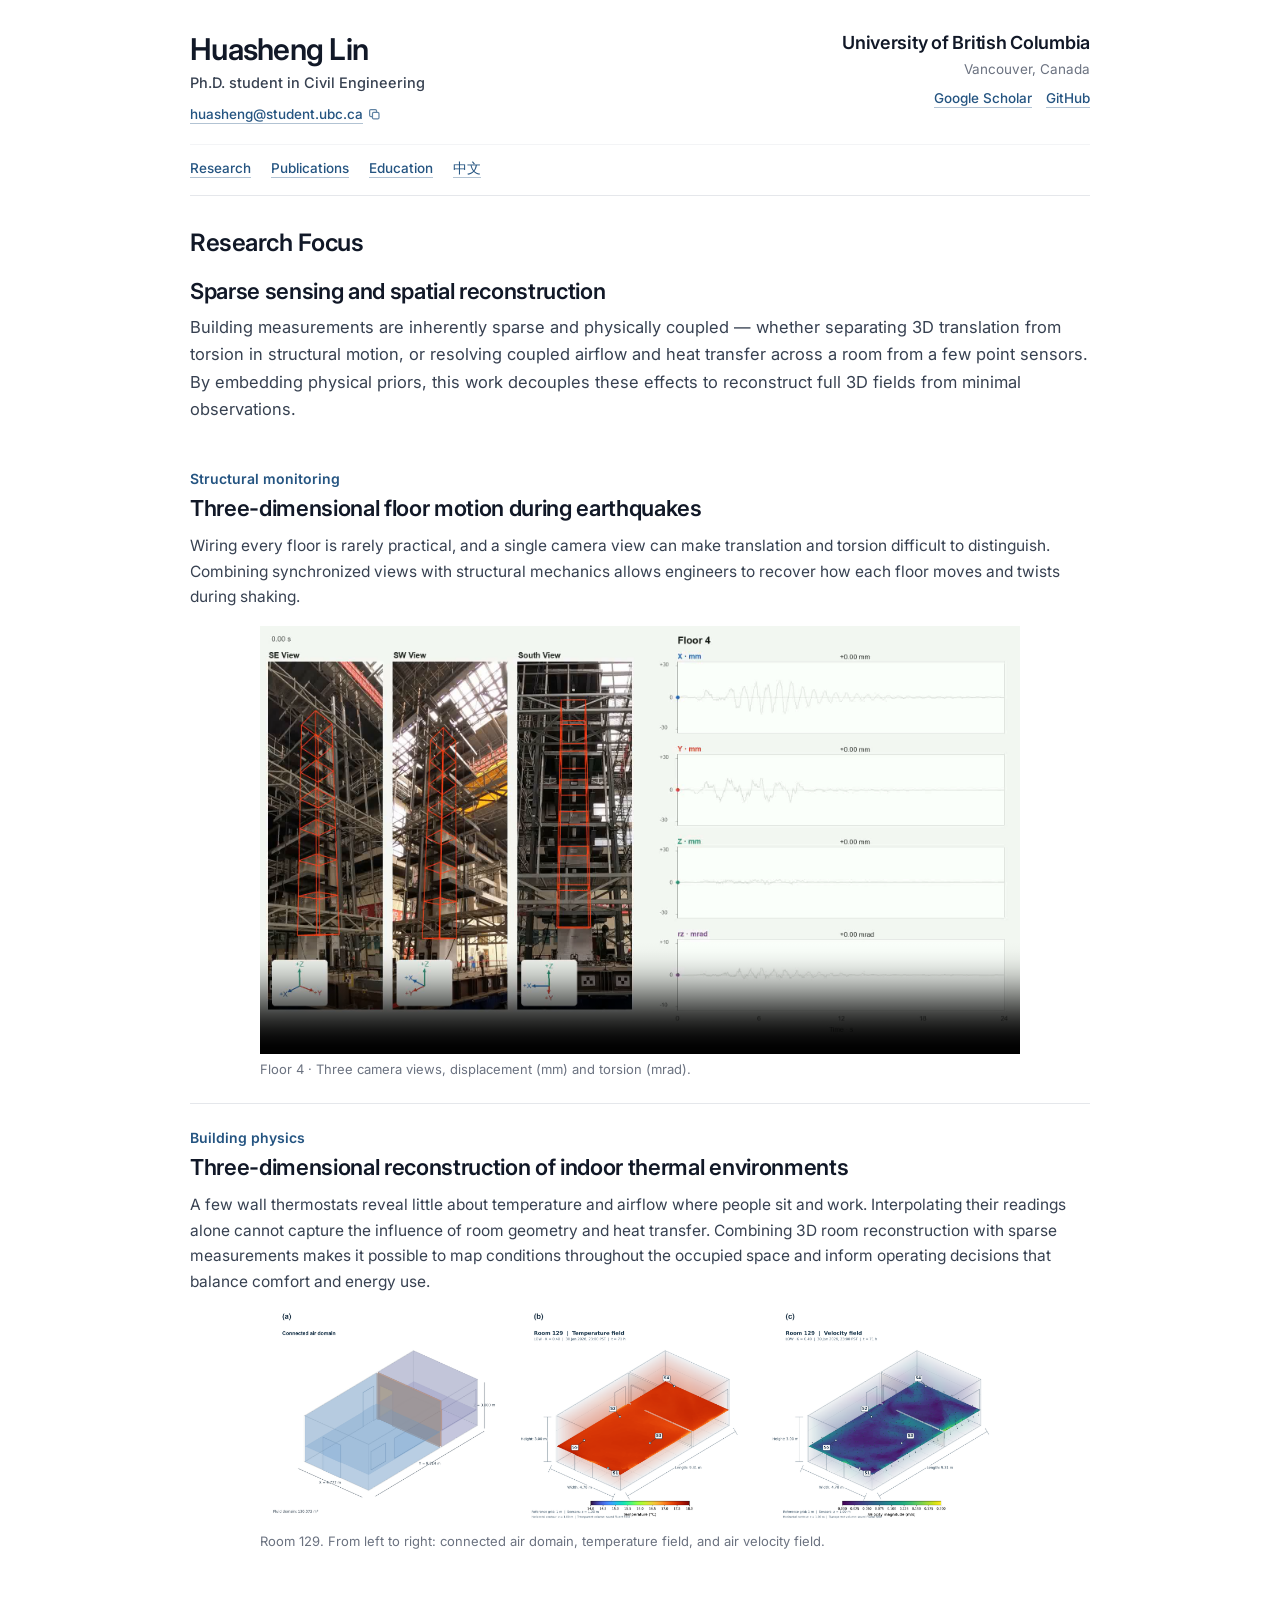
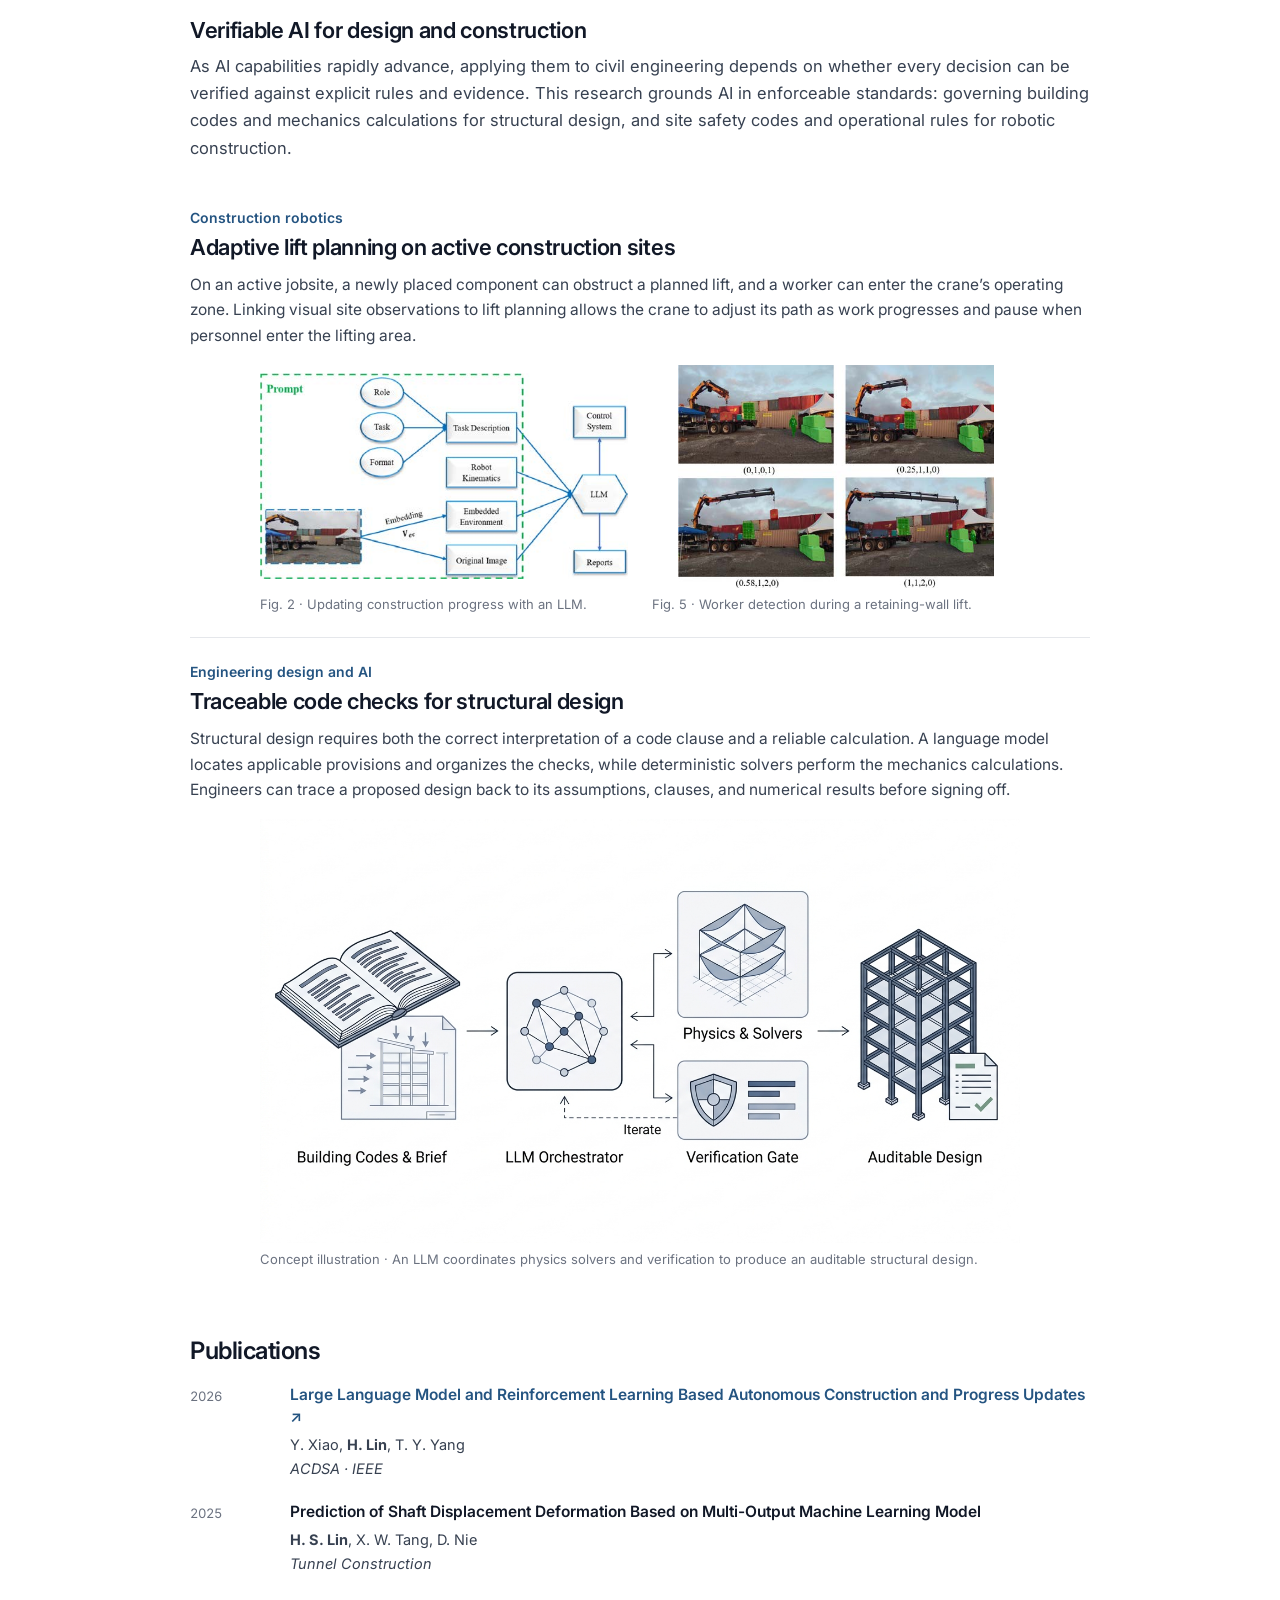
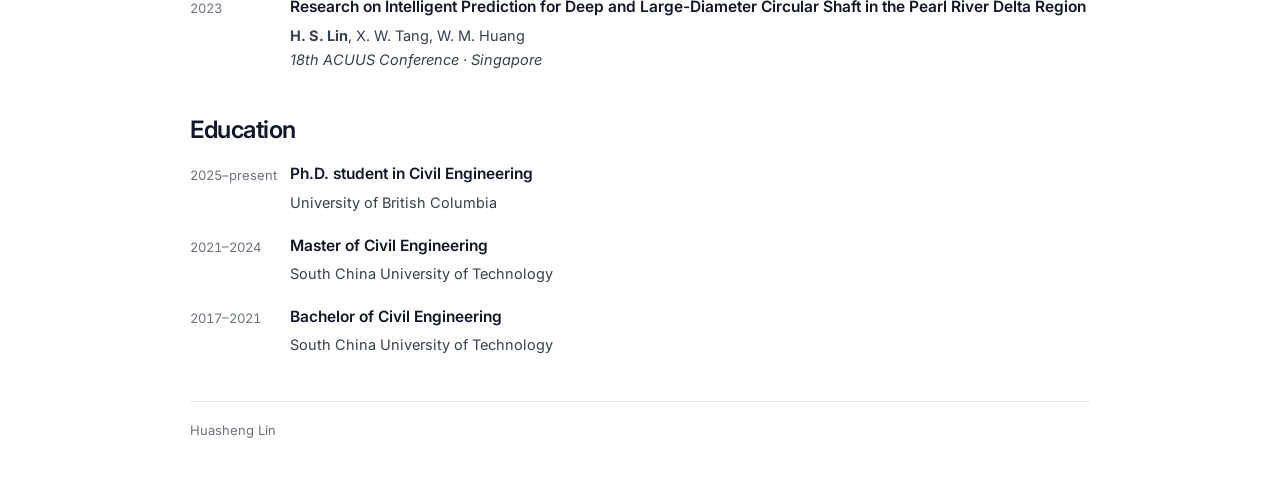
<file: index.html>
<!DOCTYPE html>

<html lang="en"><head><meta charset="utf-8"/><meta content="width=device-width, initial-scale=1" name="viewport"/><title>Huasheng Lin | Civil Engineering at UBC</title><meta content="Research and publications by Huasheng Lin on structural monitoring, construction robotics and building simulation." name="description"/><link rel="preconnect" href="https://fonts.googleapis.com"/><link rel="preconnect" href="https://fonts.gstatic.com" crossorigin/><link href="https://fonts.googleapis.com/css2?family=Inter:wght@400;500;600&display=swap" rel="stylesheet"/><link href="styles.css?v=4" rel="stylesheet"/></head><body><div class="page">
<section class="hero" id="profile"><div class="hero-top"><div class="hero-left"><h1>Huasheng Lin</h1><p class="affil">Ph.D. student in Civil Engineering</p><p class="email-line"><button class="copy-email" type="button" data-email="huasheng@student.ubc.ca" title="Click to copy email"><span>huasheng@student.ubc.ca</span><svg class="copy-icon" viewBox="0 0 16 16" fill="none" stroke="currentColor" stroke-width="1.5" stroke-linecap="round" stroke-linejoin="round" aria-hidden="true"><rect x="5.5" y="5.5" width="8" height="8" rx="1.5"/><path d="M10.5 5.5V3.5A1.5 1.5 0 0 0 9 2H3.5A1.5 1.5 0 0 0 2 3.5V9a1.5 1.5 0 0 0 1.5 1.5h2"/></svg></button><span class="copy-status" aria-live="polite"></span></p></div><div class="hero-right"><p class="university">University of British Columbia</p><p class="location">Vancouver, Canada</p><div class="links"><a href="https://scholar.google.com/citations?user=pujzl28AAAAJ&amp;hl=en">Google Scholar</a><a href="https://github.com/lin-huasheng">GitHub</a></div></div></div><nav><a href="#research">Research</a><a href="#papers">Publications</a><a href="#education">Education</a><a href="zh.html" lang="zh">中文</a></nav></section><main>
<section class="row" id="research"><h2>Research Focus</h2><div><section class="theme-group"><h3>Sparse sensing and spatial reconstruction</h3><p class="summary">Building measurements are inherently sparse and physically coupled — whether separating 3D translation from torsion in structural motion, or resolving coupled airflow and heat transfer across a room from a few point sensors. By embedding physical priors, this work decouples these effects to reconstruct full 3D fields from minimal observations.</p><article class="project" id="structures"><h4>Structural monitoring</h4><h5>Three-dimensional floor motion during earthquakes</h5><p>Wiring every floor is rarely practical, and a single camera view can make translation and torsion difficult to distinguish. Combining synchronized views with structural mechanics allows engineers to recover how each floor moves and twists during shaking.</p><figure id="experiment"><video aria-label="Fourth-floor structural response" controls="" playsinline="" poster="assets/shm_4floor_poster.png" preload="none"><source src="assets/shm_4floor_tracking.mp4" type="video/mp4"/></video><figcaption>Floor 4 · Three camera views, displacement (mm) and torsion (mrad).</figcaption></figure></article><article class="project" id="buildings"><h4>Building physics</h4><h5>Three-dimensional reconstruction of indoor thermal environments</h5><p>A few wall thermostats reveal little about temperature and airflow where people sit and work. Interpolating their readings alone cannot capture the influence of room geometry and heat transfer. Combining 3D room reconstruction with sparse measurements makes it possible to map conditions throughout the occupied space and inform operating decisions that balance comfort and energy use.</p><figure><a href="assets/room129-air-temperature-velocity.png"><img alt="Room 129. From left to right: connected air domain, temperature field, and air velocity field." loading="lazy" src="assets/room129-air-temperature-velocity.png"/></a><figcaption>Room 129. From left to right: connected air domain, temperature field, and air velocity field.</figcaption></figure></article></section><section class="theme-group"><h3>Verifiable AI for design and construction</h3><p class="summary">As AI capabilities rapidly advance, applying them to civil engineering depends on whether every decision can be verified against explicit rules and evidence. This research grounds AI in enforceable standards: governing building codes and mechanics calculations for structural design, and site safety codes and operational rules for robotic construction.</p><article class="project" id="robotics"><h4>Construction robotics</h4><h5>Adaptive lift planning on active construction sites</h5><p>On an active jobsite, a newly placed component can obstruct a planned lift, and a worker can enter the crane’s operating zone. Linking visual site observations to lift planning allows the crane to adjust its path as work progresses and pause when personnel enter the lifting area.</p><div class="robotics-pair"><figure><a href="assets/progress-pipeline.jpg"><img alt="Fig. 2 · Updating construction progress with an LLM." loading="lazy" src="assets/progress-pipeline.jpg"/></a><figcaption>Fig. 2 · Updating construction progress with an LLM.</figcaption></figure><figure><a href="assets/worker-detection.jpg"><img alt="Fig. 5 · Worker detection during a retaining-wall lift." loading="lazy" src="assets/worker-detection.jpg"/></a><figcaption>Fig. 5 · Worker detection during a retaining-wall lift.</figcaption></figure></div></article><article class="project" id="design"><h4>Engineering design and AI</h4><h5>Traceable code checks for structural design</h5><p>Structural design requires both the correct interpretation of a code clause and a reliable calculation. A language model locates applicable provisions and organizes the checks, while deterministic solvers perform the mechanics calculations. Engineers can trace a proposed design back to its assumptions, clauses, and numerical results before signing off.</p><figure><a href="assets/auditable-design.png"><img alt="Concept illustration · An LLM coordinates physics solvers and verification to produce an auditable structural design." loading="lazy" src="assets/auditable-design.png"/></a><figcaption>Concept illustration · An LLM coordinates physics solvers and verification to produce an auditable structural design.</figcaption></figure></article></section></div></section><section class="row" id="papers"><h2>Publications</h2><div><article class="pub"><small>2026</small><div><h3><a href="https://doi.org/10.1109/ACDSA67686.2026.11468021">Large Language Model and Reinforcement Learning Based Autonomous Construction and Progress Updates ↗</a></h3><p>Y. Xiao, <b>H. Lin</b>, T. Y. Yang<br/><i>ACDSA · IEEE</i></p></div></article><article class="pub"><small>2025</small><div><h3>Prediction of Shaft Displacement Deformation Based on Multi-Output Machine Learning Model</h3><p><b>H. S. Lin</b>, X. W. Tang, D. Nie<br/><i>Tunnel Construction</i></p></div></article><article class="pub"><small>2023</small><div><h3>Research on Intelligent Prediction for Deep and Large-Diameter Circular Shaft in the Pearl River Delta Region</h3><p><b>H. S. Lin</b>, X. W. Tang, W. M. Huang<br/><i>18th ACUUS Conference · Singapore</i></p></div></article></div></section><section class="row" id="education"><h2>Education</h2><div><article class="pub"><small>2025–present</small><div><h3>Ph.D. student in Civil Engineering</h3><p>University of British Columbia</p></div></article><article class="pub"><small>2021–2024</small><div><h3>Master of Civil Engineering</h3><p>South China University of Technology</p></div></article><article class="pub"><small>2017–2021</small><div><h3>Bachelor of Civil Engineering</h3><p>South China University of Technology</p></div></article></div></section></main><footer>Huasheng Lin</footer></div><script>const copySvg='<rect x="5.5" y="5.5" width="8" height="8" rx="1.5"/><path d="M10.5 5.5V3.5A1.5 1.5 0 0 0 9 2H3.5A1.5 1.5 0 0 0 2 3.5V9a1.5 1.5 0 0 0 1.5 1.5h2"/>',checkSvg='<path d="M3 8.5l3.2 3.2L13 4.8"/>';document.querySelectorAll('.copy-email').forEach(b=>b.addEventListener('click',async()=>{const e=b.dataset.email,s=b.nextElementSibling,ic=b.querySelector('.copy-icon');try{await navigator.clipboard.writeText(e);}catch{const t=document.createElement('textarea');t.value=e;document.body.appendChild(t);t.select();document.execCommand('copy');t.remove();}b.classList.add('copied');if(ic)ic.innerHTML=checkSvg;if(s){s.textContent='Copied';s.classList.add('show');}clearTimeout(b._t);b._t=setTimeout(()=>{b.classList.remove('copied');if(ic)ic.innerHTML=copySvg;if(s)s.classList.remove('show');},1600);}));</script></body></html>
</file>
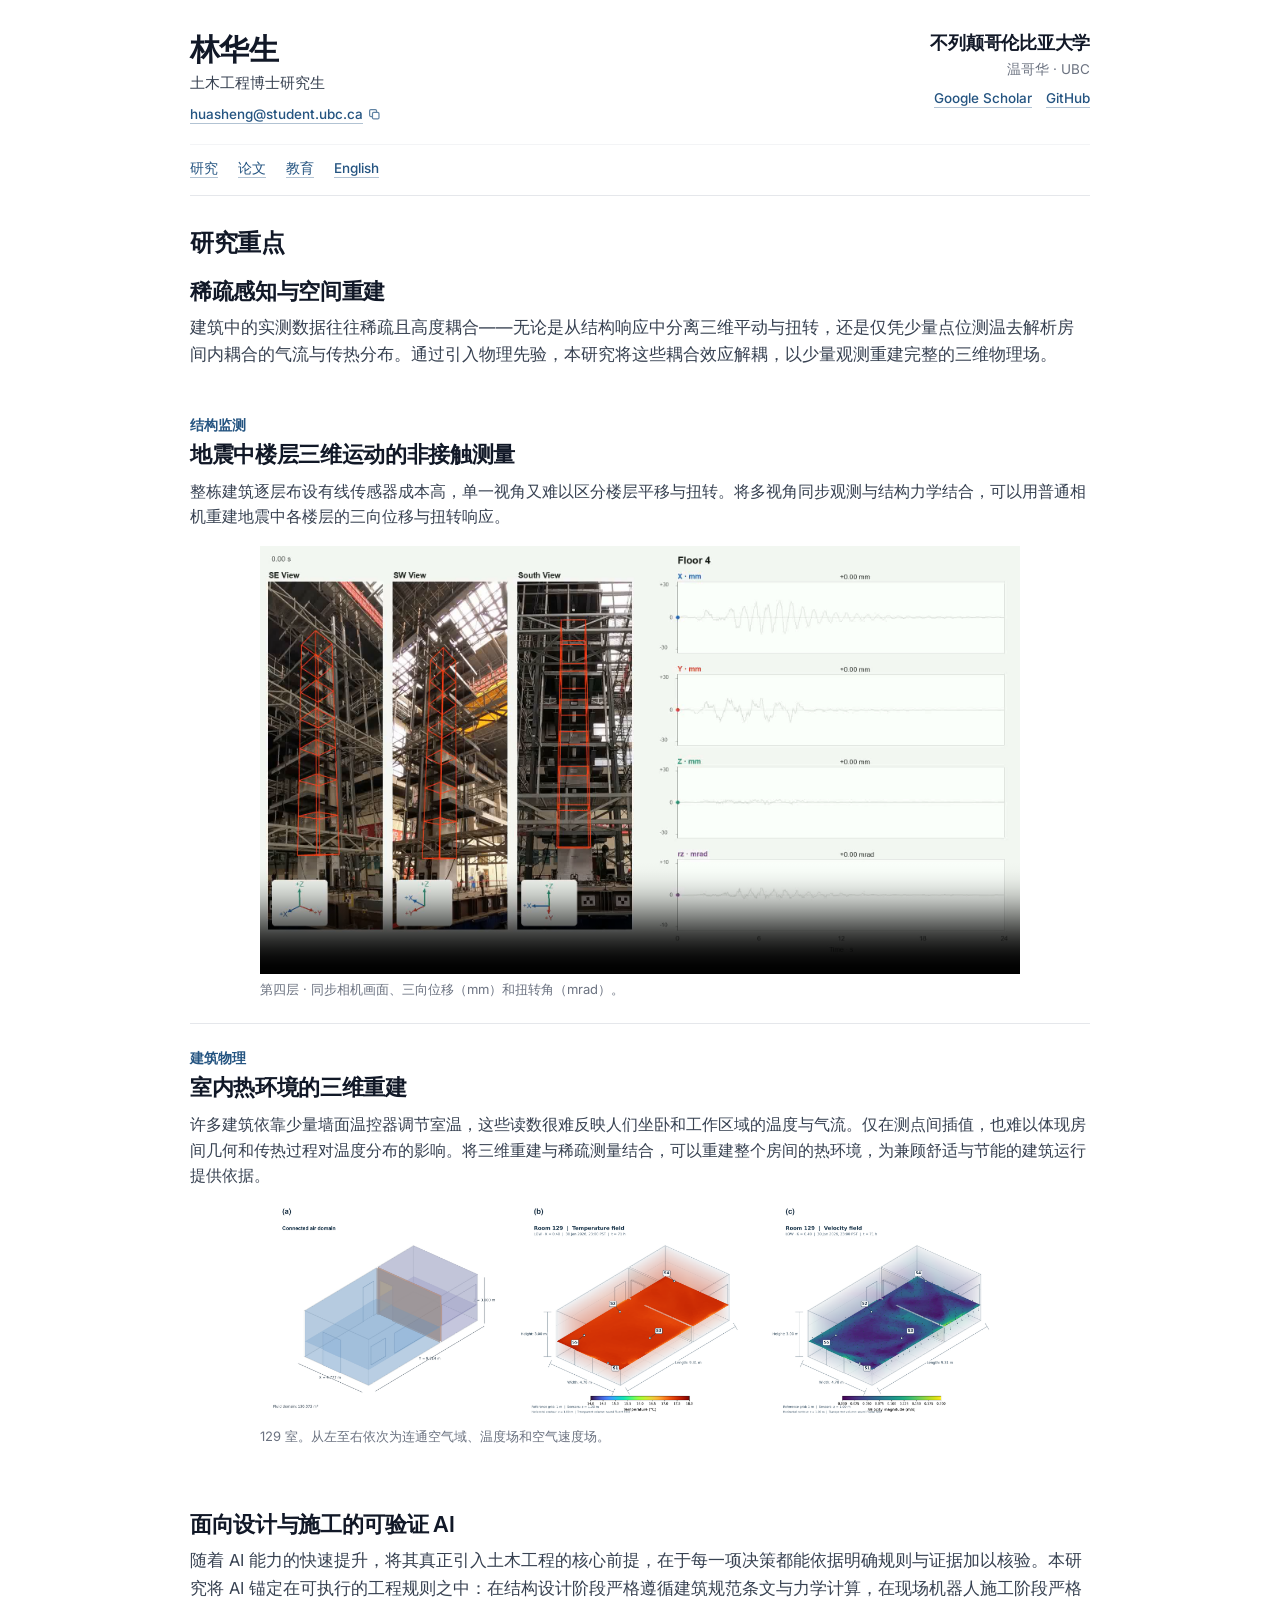
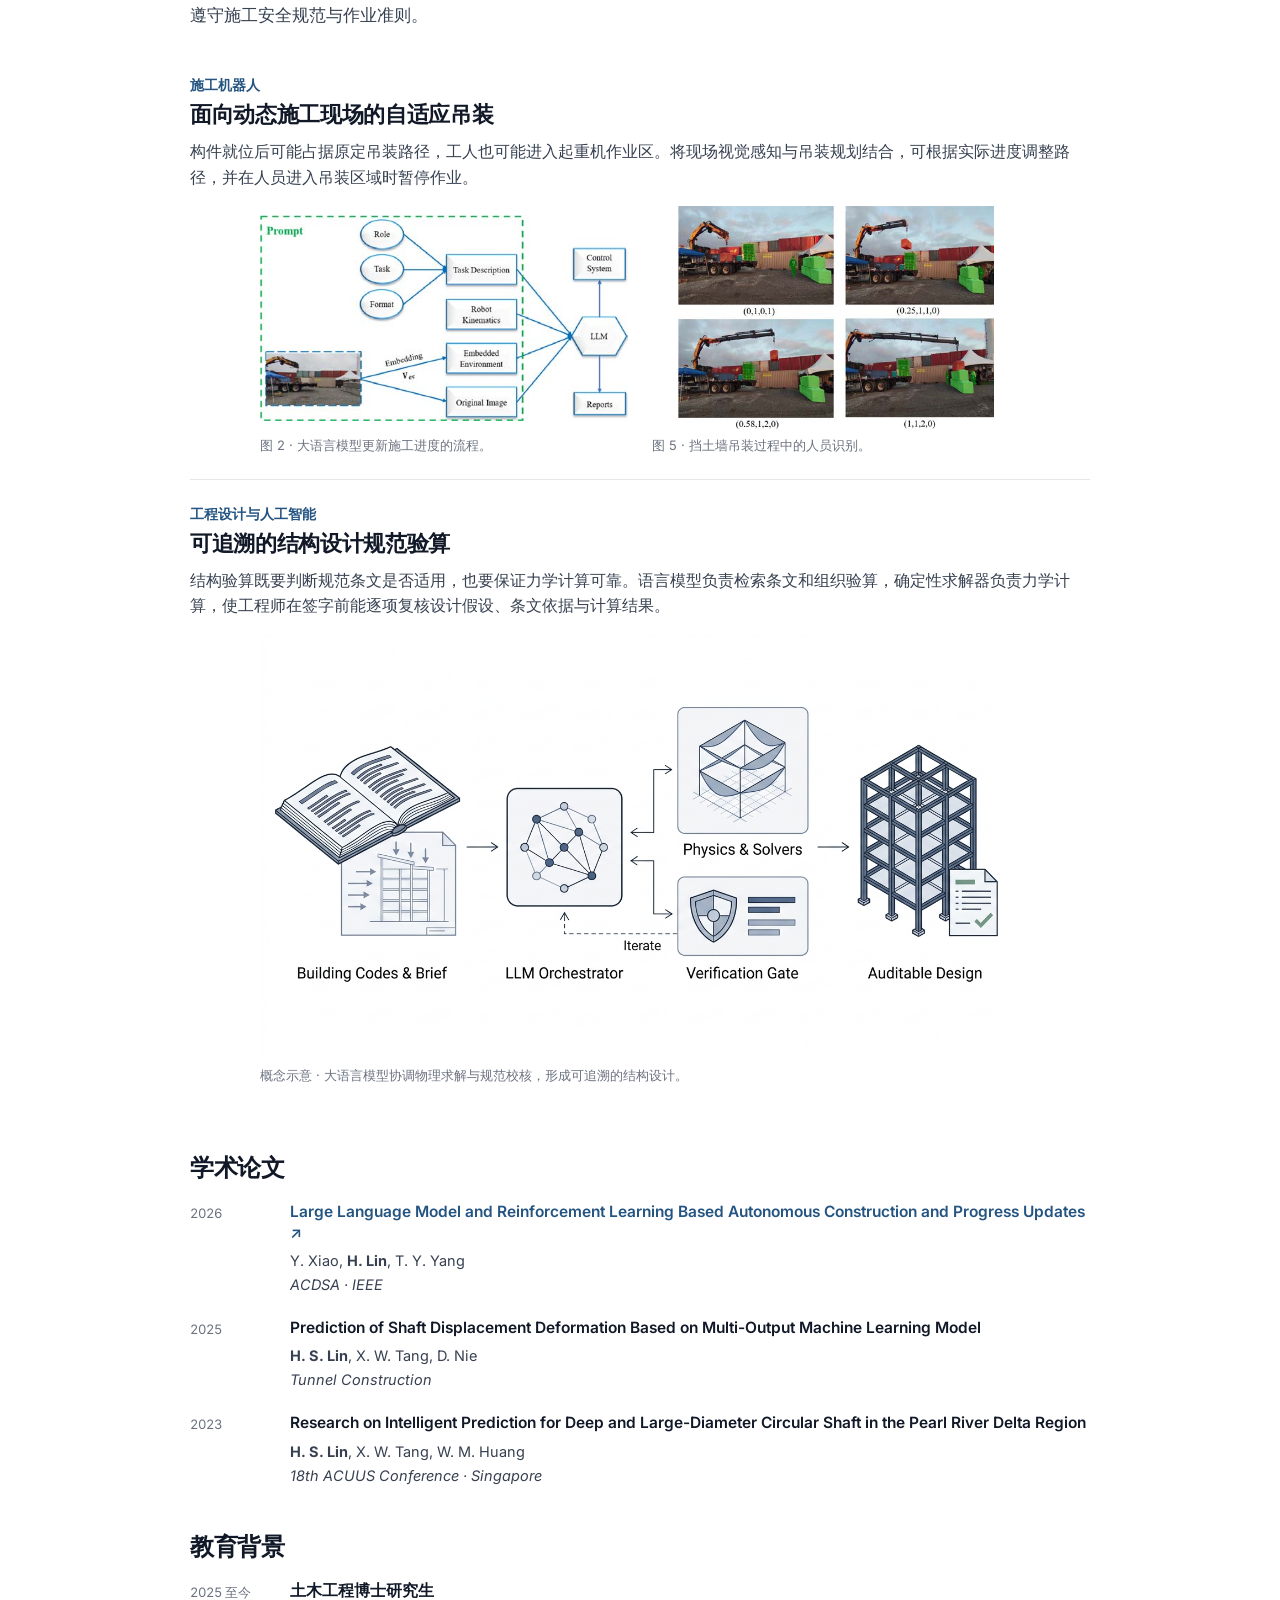
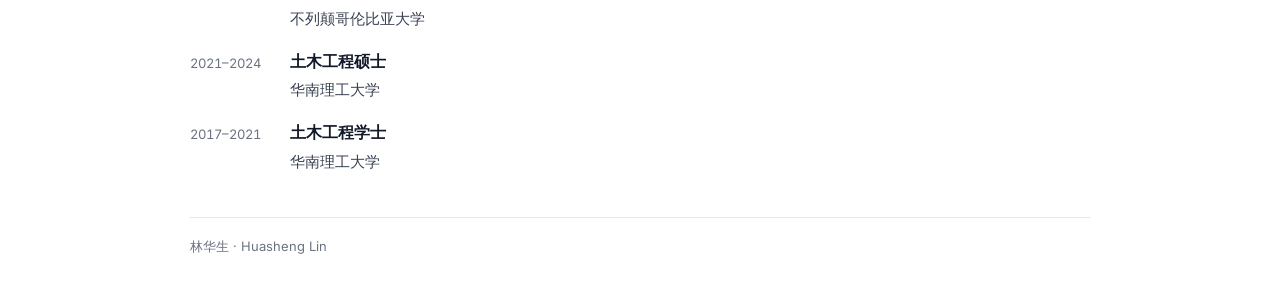
<file: zh.html>
<!DOCTYPE html>

<html lang="zh-CN"><head><meta charset="utf-8"/><meta content="width=device-width, initial-scale=1" name="viewport"/><title>林华生 | UBC 土木工程</title><meta content="林华生（Huasheng Lin）的科研主页，涵盖结构监测、施工机器人和建筑模拟。" name="description"/><link rel="preconnect" href="https://fonts.googleapis.com"/><link rel="preconnect" href="https://fonts.gstatic.com" crossorigin/><link href="https://fonts.googleapis.com/css2?family=Inter:wght@400;500;600&display=swap" rel="stylesheet"/><link href="styles.css?v=4" rel="stylesheet"/></head><body><div class="page">
<section class="hero" id="profile"><div class="hero-top"><div class="hero-left"><h1>林华生</h1><p class="affil">土木工程博士研究生</p><p class="email-line"><button class="copy-email" type="button" data-email="huasheng@student.ubc.ca" title="点击复制邮箱"><span>huasheng@student.ubc.ca</span><svg class="copy-icon" viewBox="0 0 16 16" fill="none" stroke="currentColor" stroke-width="1.5" stroke-linecap="round" stroke-linejoin="round" aria-hidden="true"><rect x="5.5" y="5.5" width="8" height="8" rx="1.5"/><path d="M10.5 5.5V3.5A1.5 1.5 0 0 0 9 2H3.5A1.5 1.5 0 0 0 2 3.5V9a1.5 1.5 0 0 0 1.5 1.5h2"/></svg></button><span class="copy-status" aria-live="polite"></span></p></div><div class="hero-right"><p class="university">不列颠哥伦比亚大学</p><p class="location">温哥华 · UBC</p><div class="links"><a href="https://scholar.google.com/citations?user=pujzl28AAAAJ&amp;hl=en">Google Scholar</a><a href="https://github.com/lin-huasheng">GitHub</a></div></div></div><nav><a href="#research">研究</a><a href="#papers">论文</a><a href="#education">教育</a><a href="index.html" lang="en">English</a></nav></section><main>
<section class="row" id="research"><h2>研究重点</h2><div><section class="theme-group"><h3>稀疏感知与空间重建</h3><p class="summary">建筑中的实测数据往往稀疏且高度耦合——无论是从结构响应中分离三维平动与扭转，还是仅凭少量点位测温去解析房间内耦合的气流与传热分布。通过引入物理先验，本研究将这些耦合效应解耦，以少量观测重建完整的三维物理场。</p><article class="project" id="structures"><h4>结构监测</h4><h5>地震中楼层三维运动的非接触测量</h5><p>整栋建筑逐层布设有线传感器成本高，单一视角又难以区分楼层平移与扭转。将多视角同步观测与结构力学结合，可以用普通相机重建地震中各楼层的三向位移与扭转响应。</p><figure id="experiment"><video aria-label="第四层结构响应" controls="" playsinline="" poster="assets/shm_4floor_poster.png" preload="none"><source src="assets/shm_4floor_tracking.mp4" type="video/mp4"/></video><figcaption>第四层 · 同步相机画面、三向位移（mm）和扭转角（mrad）。</figcaption></figure></article><article class="project" id="buildings"><h4>建筑物理</h4><h5>室内热环境的三维重建</h5><p>许多建筑依靠少量墙面温控器调节室温，这些读数很难反映人们坐卧和工作区域的温度与气流。仅在测点间插值，也难以体现房间几何和传热过程对温度分布的影响。将三维重建与稀疏测量结合，可以重建整个房间的热环境，为兼顾舒适与节能的建筑运行提供依据。</p><figure><a href="assets/room129-air-temperature-velocity.png"><img alt="129 室。从左至右依次为连通空气域、温度场和空气速度场。" loading="lazy" src="assets/room129-air-temperature-velocity.png"/></a><figcaption>129 室。从左至右依次为连通空气域、温度场和空气速度场。</figcaption></figure></article></section><section class="theme-group"><h3>面向设计与施工的可验证 AI</h3><p class="summary">随着 AI 能力的快速提升，将其真正引入土木工程的核心前提，在于每一项决策都能依据明确规则与证据加以核验。本研究将 AI 锚定在可执行的工程规则之中：在结构设计阶段严格遵循建筑规范条文与力学计算，在现场机器人施工阶段严格遵守施工安全规范与作业准则。</p><article class="project" id="robotics"><h4>施工机器人</h4><h5>面向动态施工现场的自适应吊装</h5><p>构件就位后可能占据原定吊装路径，工人也可能进入起重机作业区。将现场视觉感知与吊装规划结合，可根据实际进度调整路径，并在人员进入吊装区域时暂停作业。</p><div class="robotics-pair"><figure><a href="assets/progress-pipeline.jpg"><img alt="图 2 · 大语言模型更新施工进度的流程。" loading="lazy" src="assets/progress-pipeline.jpg"/></a><figcaption>图 2 · 大语言模型更新施工进度的流程。</figcaption></figure><figure><a href="assets/worker-detection.jpg"><img alt="图 5 · 挡土墙吊装过程中的人员识别。" loading="lazy" src="assets/worker-detection.jpg"/></a><figcaption>图 5 · 挡土墙吊装过程中的人员识别。</figcaption></figure></div></article><article class="project" id="design"><h4>工程设计与人工智能</h4><h5>可追溯的结构设计规范验算</h5><p>结构验算既要判断规范条文是否适用，也要保证力学计算可靠。语言模型负责检索条文和组织验算，确定性求解器负责力学计算，使工程师在签字前能逐项复核设计假设、条文依据与计算结果。</p><figure><a href="assets/auditable-design.png"><img alt="概念示意 · 大语言模型协调物理求解与规范校核，形成可追溯的结构设计。" loading="lazy" src="assets/auditable-design.png"/></a><figcaption>概念示意 · 大语言模型协调物理求解与规范校核，形成可追溯的结构设计。</figcaption></figure></article></section></div></section><section class="row" id="papers"><h2>学术论文</h2><div><article class="pub"><small>2026</small><div><h3><a href="https://doi.org/10.1109/ACDSA67686.2026.11468021">Large Language Model and Reinforcement Learning Based Autonomous Construction and Progress Updates ↗</a></h3><p>Y. Xiao, <b>H. Lin</b>, T. Y. Yang<br/><i>ACDSA · IEEE</i></p></div></article><article class="pub"><small>2025</small><div><h3>Prediction of Shaft Displacement Deformation Based on Multi-Output Machine Learning Model</h3><p><b>H. S. Lin</b>, X. W. Tang, D. Nie<br/><i>Tunnel Construction</i></p></div></article><article class="pub"><small>2023</small><div><h3>Research on Intelligent Prediction for Deep and Large-Diameter Circular Shaft in the Pearl River Delta Region</h3><p><b>H. S. Lin</b>, X. W. Tang, W. M. Huang<br/><i>18th ACUUS Conference · Singapore</i></p></div></article></div></section><section class="row" id="education"><h2>教育背景</h2><div><article class="pub"><small>2025 至今</small><div><h3>土木工程博士研究生</h3><p>不列颠哥伦比亚大学</p></div></article><article class="pub"><small>2021–2024</small><div><h3>土木工程硕士</h3><p>华南理工大学</p></div></article><article class="pub"><small>2017–2021</small><div><h3>土木工程学士</h3><p>华南理工大学</p></div></article></div></section></main><footer>林华生 · Huasheng Lin</footer></div><script>const copySvg='<rect x="5.5" y="5.5" width="8" height="8" rx="1.5"/><path d="M10.5 5.5V3.5A1.5 1.5 0 0 0 9 2H3.5A1.5 1.5 0 0 0 2 3.5V9a1.5 1.5 0 0 0 1.5 1.5h2"/>',checkSvg='<path d="M3 8.5l3.2 3.2L13 4.8"/>';document.querySelectorAll('.copy-email').forEach(b=>b.addEventListener('click',async()=>{const e=b.dataset.email,s=b.nextElementSibling,ic=b.querySelector('.copy-icon');try{await navigator.clipboard.writeText(e);}catch{const t=document.createElement('textarea');t.value=e;document.body.appendChild(t);t.select();document.execCommand('copy');t.remove();}b.classList.add('copied');if(ic)ic.innerHTML=checkSvg;if(s){s.textContent='已复制';s.classList.add('show');}clearTimeout(b._t);b._t=setTimeout(()=>{b.classList.remove('copied');if(ic)ic.innerHTML=copySvg;if(s)s.classList.remove('show');},1600);}));</script></body></html>
</file>
<file: styles.css>
:root {
  color-scheme: light;
  --ink: #111827;
  --body: #374151;
  --blue: #245481;
  --soft: #6b7280;
  --rule: #e5e7eb;
}

* { box-sizing: border-box; }
html { scroll-behavior: smooth; scroll-padding: 24px; }
body {
  margin: 0;
  background: #ffffff;
  color: var(--ink);
  font: 15.5px/1.65 "Inter", -apple-system, BlinkMacSystemFont, "Segoe UI", "PingFang SC", "Microsoft YaHei", sans-serif;
  -webkit-font-smoothing: antialiased;
}

.page {
  width: min(100%, 980px);
  padding: 0 clamp(18px, 3.5vw, 40px);
  margin: 0 auto;
}

/* Header */
.hero {
  padding: 32px 0 16px;
  border-bottom: 1px solid var(--rule);
}

.hero-top {
  display: flex;
  align-items: flex-start;
  justify-content: space-between;
  gap: 16px 32px;
}

.hero-left {
  display: flex;
  flex-direction: column;
  gap: 4px;
}

.hero-right {
  display: flex;
  flex-direction: column;
  align-items: flex-end;
  text-align: right;
  gap: 3px;
}

h1, h2, h3, h4, h5, p, figure { margin: 0; }

h1 {
  font-size: 30px;
  font-weight: 600;
  letter-spacing: -0.025em;
  line-height: 1.18;
  color: var(--ink);
}

.affil {
  font-size: 14.5px;
  font-weight: 500;
  color: var(--body);
}

.university {
  font-size: 18px;
  font-weight: 600;
  letter-spacing: -0.015em;
  line-height: 1.25;
  color: var(--ink);
}

.location {
  font-size: 13.5px;
  color: var(--soft);
}

.email-line {
  margin-top: 4px;
  display: inline-flex;
  align-items: center;
  gap: 8px;
}

.copy-email,
.links a,
.hero nav a {
  font-size: 13.5px;
  font-weight: 500;
  color: var(--blue);
  text-decoration: underline;
  text-decoration-color: rgba(36, 84, 129, 0.35);
  text-underline-offset: 4px;
  text-decoration-thickness: 1px;
  transition: color 0.16s ease, text-decoration-color 0.16s ease, transform 0.12s ease;
}

.copy-email {
  appearance: none;
  -webkit-appearance: none;
  border: 0;
  background: transparent;
  padding: 0;
  margin: 0;
  font-family: inherit;
  line-height: inherit;
  display: inline-flex;
  align-items: center;
  gap: 5px;
  cursor: pointer;
}

.copy-email:active {
  transform: scale(0.98);
}

.copy-email:hover,
.links a:hover,
.hero nav a:hover {
  color: #152e49;
  text-decoration-color: #152e49;
}

.copy-icon {
  width: 13px;
  height: 13px;
  flex-shrink: 0;
  opacity: 0.72;
  transition: opacity 0.16s ease, transform 0.2s ease;
}

.copy-email:hover .copy-icon {
  opacity: 1;
}

.copy-email.copied .copy-icon {
  color: #1e7a50;
  opacity: 1;
  transform: scale(1.1);
}

.copy-status {
  font-size: 12px;
  font-weight: 500;
  color: #1e7a50;
  opacity: 0;
  transform: translateY(3px);
  transition: opacity 0.2s ease, transform 0.2s ease;
  pointer-events: none;
}

.copy-status.show {
  opacity: 1;
  transform: translateY(0);
}

.links {
  display: flex;
  flex-wrap: wrap;
  justify-content: flex-end;
  gap: 6px 14px;
  margin-top: 4px;
}

.hero nav {
  display: flex;
  flex-wrap: wrap;
  gap: 8px 20px;
  margin-top: 18px;
  padding-top: 12px;
  border-top: 1px solid #f3f4f6;
}

a {
  color: var(--blue);
  text-decoration: none;
  text-underline-offset: 4px;
  text-decoration-thickness: 1px;
}

a:hover {
  text-decoration: underline;
  color: #152e49;
}

a:focus-visible,
.copy-email:focus-visible {
  outline: 2px solid var(--blue);
  outline-offset: 3px;
}

/* Main Content */
main { padding-top: 32px; }
.row { margin-bottom: 44px; }

h2 {
  font-size: 24px;
  font-weight: 600;
  letter-spacing: -0.02em;
  line-height: 1.25;
  color: var(--ink);
  margin-bottom: 18px;
}

h3 {
  font-size: 17px;
  line-height: 1.38;
  font-weight: 600;
  margin-bottom: 6px;
  color: var(--ink);
}

.summary {
  font-size: 16.5px;
  line-height: 1.65;
  color: var(--body);
  margin-bottom: 22px;
}

.theme-group > h3 {
  font-size: clamp(19px, 2.2vw, 22px);
  font-weight: 600;
  letter-spacing: -0.015em;
  margin: 18px 0 8px;
}

.theme-group + .theme-group { margin-top: 40px; }
.theme-group > .summary + .project { border-top: 0; }

.project {
  padding: 22px 0;
  border-top: 1px solid var(--rule);
}

.project + .project { margin: 0; }
.project h4 { font-size: 14px; font-weight: 600; color: var(--blue); }
.project h5 {
  margin: 4px 0 10px;
  font-size: clamp(18px, 2.1vw, 22px);
  font-weight: 600;
  letter-spacing: -0.015em;
  line-height: 1.32;
  color: var(--ink);
}
.project p { color: var(--body); }

.project > figure { width: min(100%, 760px); margin: 16px auto 0; }
.project figure img { display: block; width: 100%; height: auto; }

figure { margin-bottom: 16px; }
video { display: block; width: 100%; aspect-ratio: 16/9; background: #f1f3f2; }
figcaption, small, footer { font-size: 13px; color: var(--soft); }
figcaption { margin-top: 6px; }

.robotics-pair {
  display: grid;
  grid-template-columns: repeat(2, minmax(0, 1fr));
  gap: clamp(10px, 2vw, 24px);
  width: min(100%, 760px);
  margin: 16px auto 0;
}
.robotics-pair figure { margin: 0; }
.robotics-pair figure a { display: grid; place-items: center; aspect-ratio: 1.65; }
.robotics-pair figure img { width: 100%; height: 100%; object-fit: contain; min-height: 0; }

/* Publications & Education */
article + article { margin-top: 20px; }
.pub { display: grid; grid-template-columns: 88px minmax(0, 1fr); gap: 12px; }
.pub h3 { font-size: 15.5px; font-weight: 600; }
.pub p { font-size: 14.5px; color: var(--body); }
.pub small { padding-top: 2px; font-variant-numeric: tabular-nums; }

footer {
  padding: 18px 0 36px;
  border-top: 1px solid var(--rule);
  display: flex;
  flex-wrap: wrap;
  justify-content: space-between;
}

@media (max-width: 720px) {
  .hero { padding-top: 22px; }
  .hero-top { flex-direction: column; gap: 12px; }
  .hero-right { align-items: flex-start; text-align: left; }
  .links { justify-content: flex-start; }
  .university { font-size: 16.5px; }
  .pub { grid-template-columns: 74px minmax(0, 1fr); gap: 8px; }
  .summary { font-size: 15.5px; }
}

@media (prefers-reduced-motion: reduce) {
  html { scroll-behavior: auto; }
}
</file>
